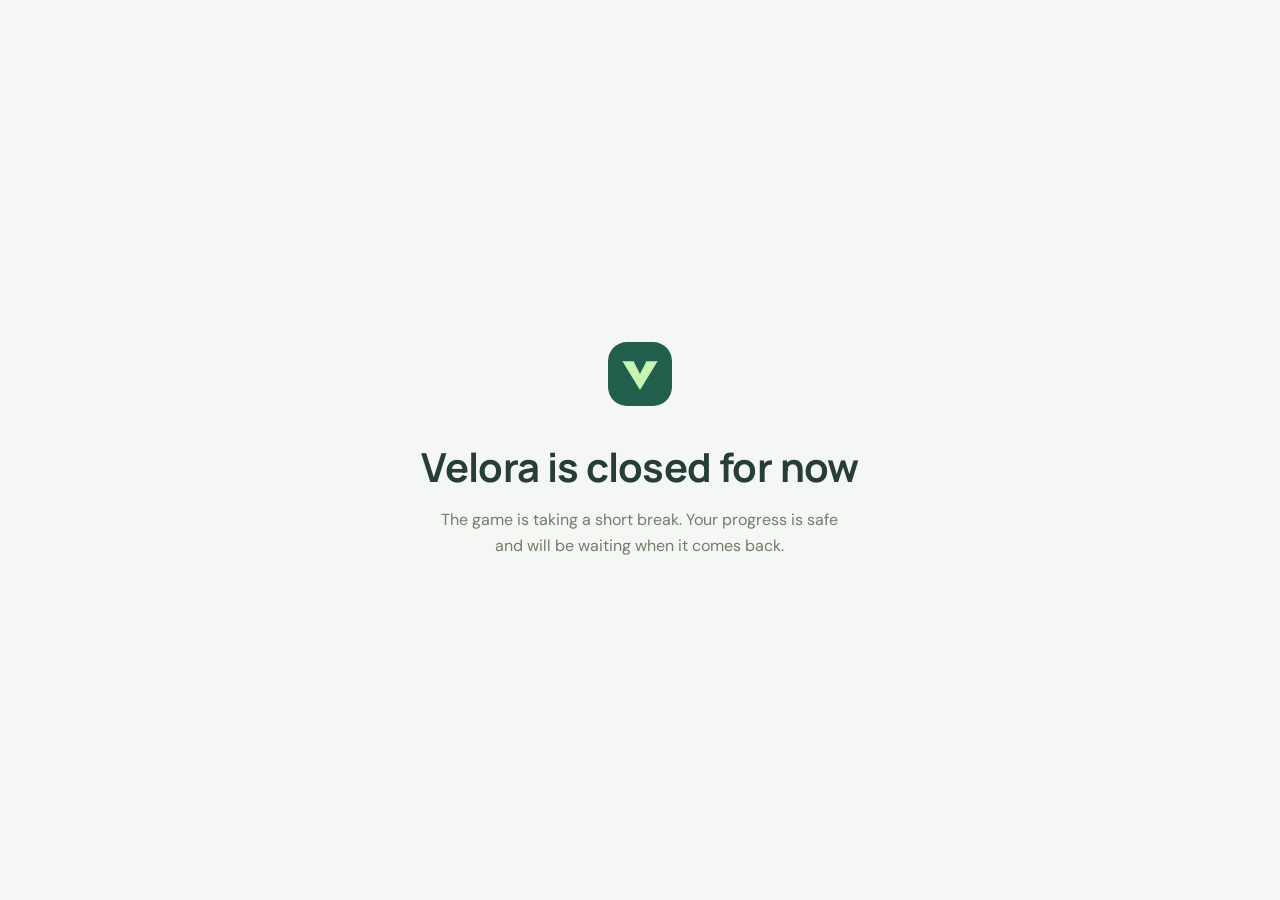
<file: index.html>
<!doctype html>
<html lang="en">
<head>
<meta charset="utf-8">
<meta name="viewport" content="width=device-width,initial-scale=1">
<meta name="robots" content="noindex">
<title>Velora</title>
<link rel="icon" href="data:image/svg+xml,%3Csvg xmlns='http://www.w3.org/2000/svg' viewBox='0 0 40 40'%3E%3Crect width='40' height='40' rx='12' fill='%23215e4b'/%3E%3Cpath d='M9 12l11 18 11-18h-7l-4 8-4-8z' fill='%23c7f4b2'/%3E%3C/svg%3E">
<style>
  @font-face{font-family:'Manrope';src:url('./vendor/manrope.woff2') format('woff2');font-weight:200 800;font-display:swap}
  @font-face{font-family:'DM Sans';src:url('./vendor/dm-sans.woff2') format('woff2');font-weight:100 1000;font-display:swap}
  :root{--bg:#f5f7f4;--ink:#263e35;--muted:#6f7e69;--accent:#215e4b}
  @media (prefers-color-scheme:dark){:root{--bg:#121a16;--ink:#e6efe8;--muted:#93a39a}}
  *{box-sizing:border-box}
  body{margin:0;min-height:100vh;display:grid;place-items:center;background:var(--bg);color:var(--ink);font:16px/1.6 'DM Sans',system-ui,sans-serif;padding:24px 16px;text-align:center}
  .logo{width:64px;height:64px;margin:0 auto 22px}
  h1{font-family:Manrope,sans-serif;font-size:clamp(28px,6vw,40px);letter-spacing:-.6px;margin:0 0 8px}
  p{color:var(--muted);max-width:420px;margin:0 auto}
</style>
</head>
<body>
<main>
  <svg class="logo" viewBox="0 0 40 40" aria-hidden="true"><rect width="40" height="40" rx="12" fill="#215e4b"/><path d="M9 12l11 18 11-18h-7l-4 8-4-8z" fill="#c7f4b2"/></svg>
  <h1>Velora is closed for now</h1>
  <p>The game is taking a short break. Your progress is safe and will be waiting when it comes back.</p>
</main>
</body>
</html>
</file>
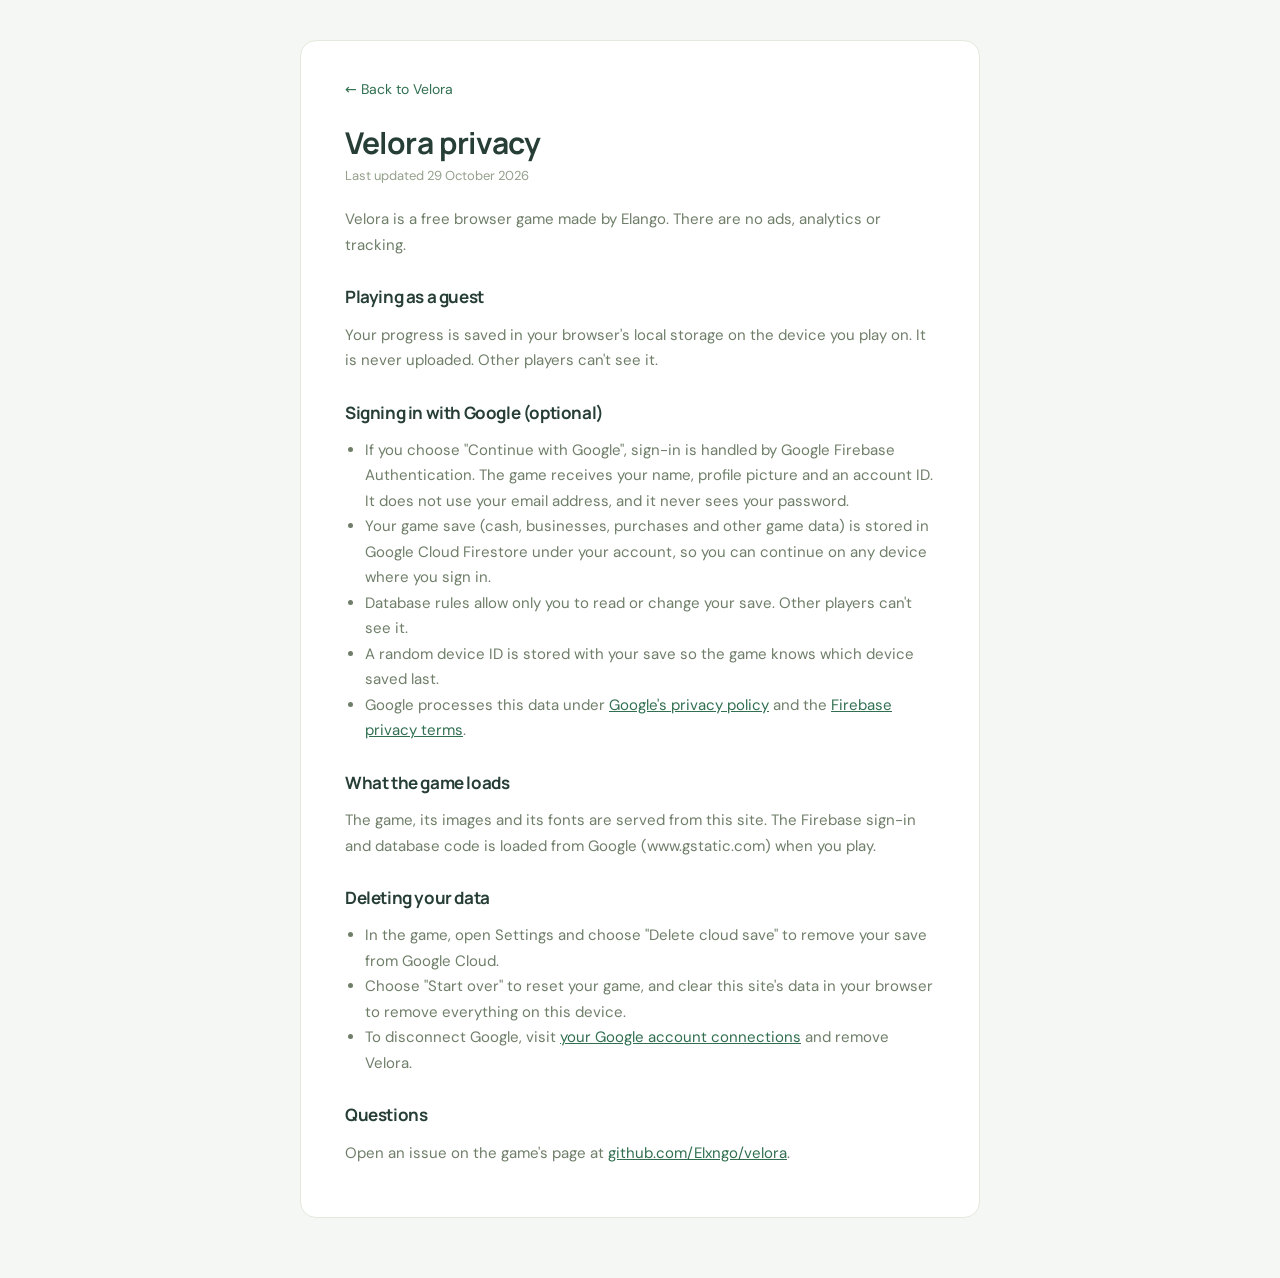
<file: privacy.html>
<!doctype html>
<html lang="en">
<head>
<meta charset="utf-8">
<meta name="viewport" content="width=device-width,initial-scale=1">
<title>Velora Privacy</title>
<link rel="icon" href="data:image/svg+xml,%3Csvg xmlns='http://www.w3.org/2000/svg' viewBox='0 0 40 40'%3E%3Crect width='40' height='40' rx='12' fill='%23215e4b'/%3E%3Cpath d='M9 12l11 18 11-18h-7l-4 8-4-8z' fill='%23c7f4b2'/%3E%3C/svg%3E">
<style>
  @font-face{font-family:'DM Sans';src:url('./vendor/dm-sans.woff2') format('woff2');font-weight:100 1000;font-display:swap}
  @font-face{font-family:'Manrope';src:url('./vendor/manrope.woff2') format('woff2');font-weight:200 800;font-display:swap}
  :root{--bg:#f5f7f4;--card:#fff;--ink:#263e35;--muted:#6f7e69;--line:#e3e9dd;--accent:#316f50}
  *{box-sizing:border-box}
  body{margin:0;background:var(--bg);color:var(--ink);font:15px/1.7 'DM Sans',system-ui,sans-serif;padding:40px max(16px,env(safe-area-inset-left,0px)) 60px max(16px,env(safe-area-inset-right,0px))}
  main{max-width:680px;margin:0 auto;background:var(--card);border:1px solid var(--line);border-radius:16px;padding:36px clamp(20px,5vw,44px)}
  h1,h2{font-family:Manrope,'DM Sans',sans-serif;letter-spacing:-.4px;line-height:1.25}
  h1{font-size:30px;margin:0 0 4px}
  h2{font-size:17px;margin:28px 0 6px}
  p,li{color:var(--muted)}
  ul{padding-left:20px}
  a{color:var(--accent)}
  .date{font-size:13px;color:#93a08b;margin:0 0 20px}
  .back{display:inline-block;margin-bottom:22px;font-size:14px;text-decoration:none}
</style>
</head>
<body>
<main>
  <a class="back" href="./">← Back to Velora</a>
  <h1>Velora privacy</h1>
  <p class="date">Last updated 29 October 2026</p>
  <p>Velora is a free browser game made by Elango. There are no ads, analytics or tracking.</p>

  <h2>Playing as a guest</h2>
  <p>Your progress is saved in your browser's local storage on the device you play on. It is never uploaded. Other players can't see it.</p>

  <h2>Signing in with Google (optional)</h2>
  <ul>
    <li>If you choose "Continue with Google", sign-in is handled by Google Firebase Authentication. The game receives your name, profile picture and an account ID. It does not use your email address, and it never sees your password.</li>
    <li>Your game save (cash, businesses, purchases and other game data) is stored in Google Cloud Firestore under your account, so you can continue on any device where you sign in.</li>
    <li>Database rules allow only you to read or change your save. Other players can't see it.</li>
    <li>A random device ID is stored with your save so the game knows which device saved last.</li>
    <li>Google processes this data under <a href="https://policies.google.com/privacy" rel="noopener">Google's privacy policy</a> and the <a href="https://firebase.google.com/support/privacy" rel="noopener">Firebase privacy terms</a>.</li>
  </ul>

  <h2>What the game loads</h2>
  <p>The game, its images and its fonts are served from this site. The Firebase sign-in and database code is loaded from Google (www.gstatic.com) when you play.</p>

  <h2>Deleting your data</h2>
  <ul>
    <li>In the game, open Settings and choose "Delete cloud save" to remove your save from Google Cloud.</li>
    <li>Choose "Start over" to reset your game, and clear this site's data in your browser to remove everything on this device.</li>
    <li>To disconnect Google, visit <a href="https://myaccount.google.com/connections" rel="noopener">your Google account connections</a> and remove Velora.</li>
  </ul>

  <h2>Questions</h2>
  <p>Open an issue on the game's page at <a href="https://github.com/Elxngo/velora">github.com/Elxngo/velora</a>.</p>
</main>
</body>
</html>
</file>
